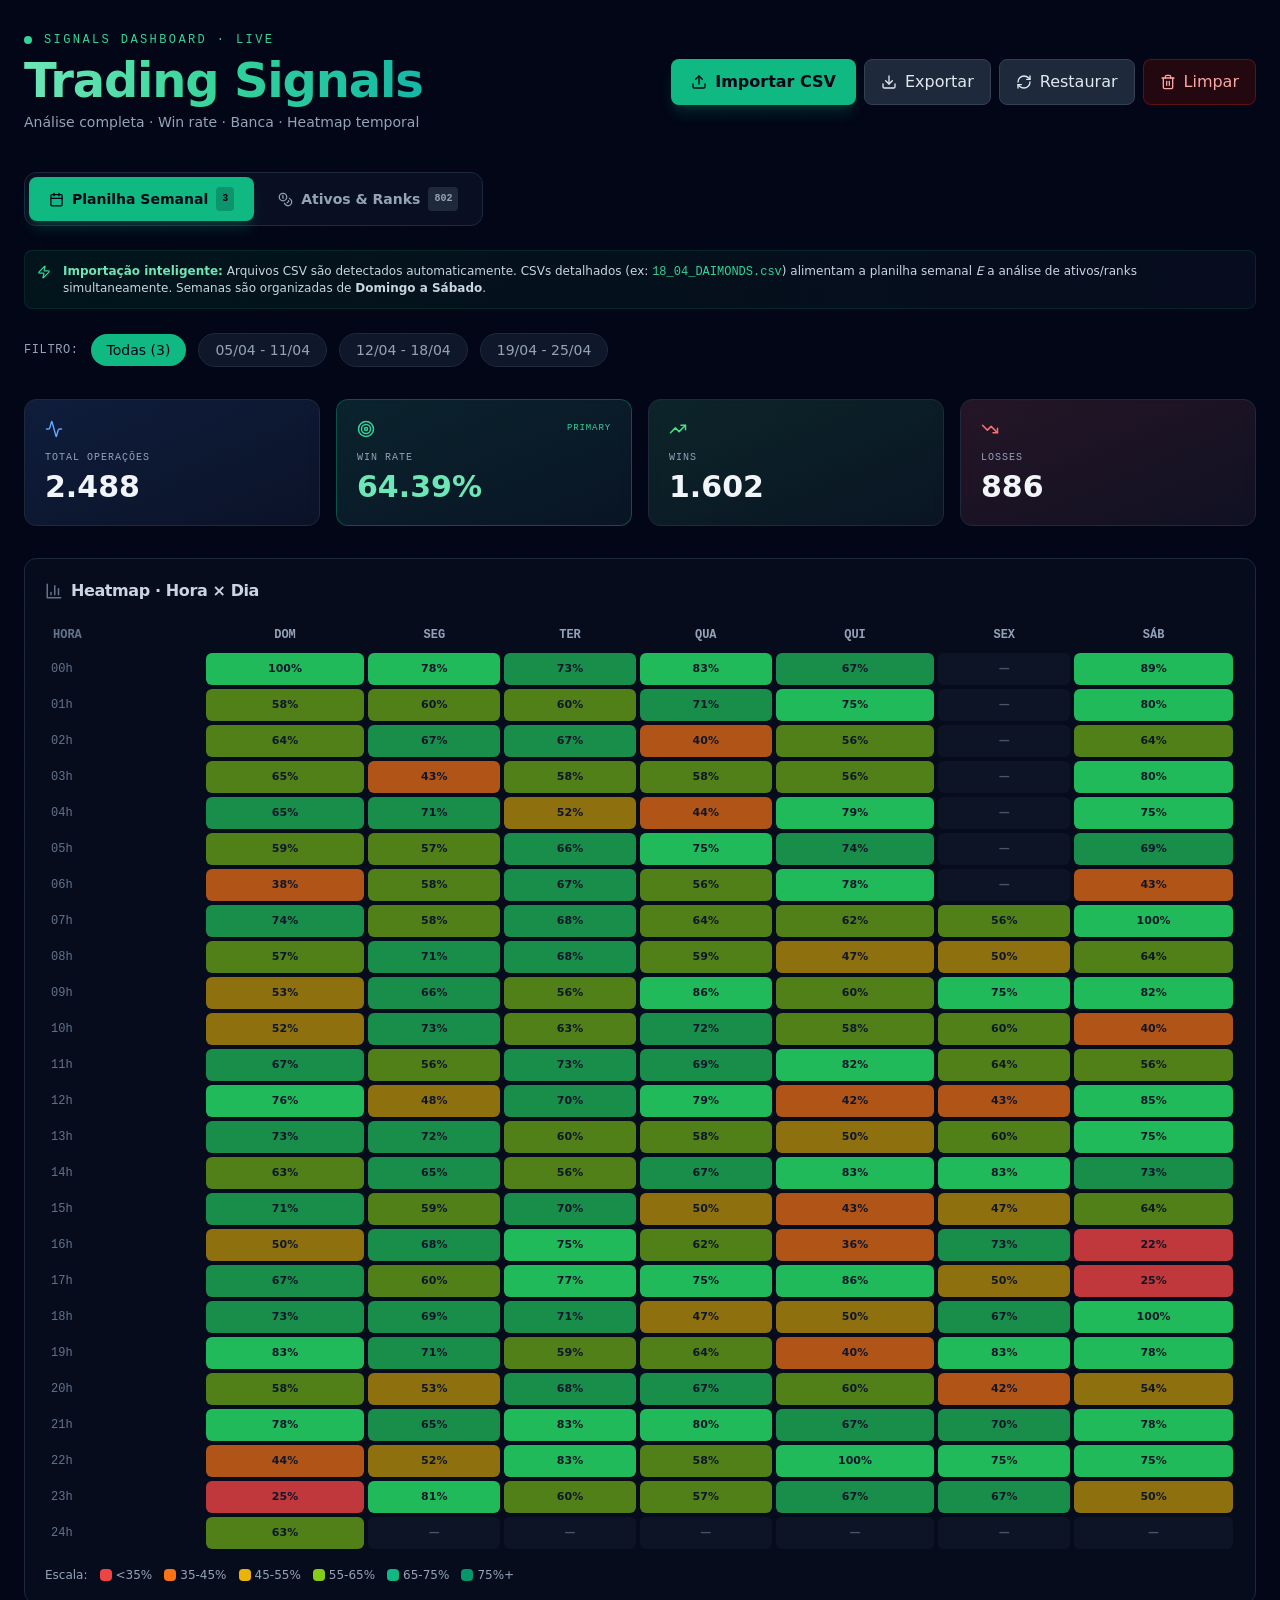
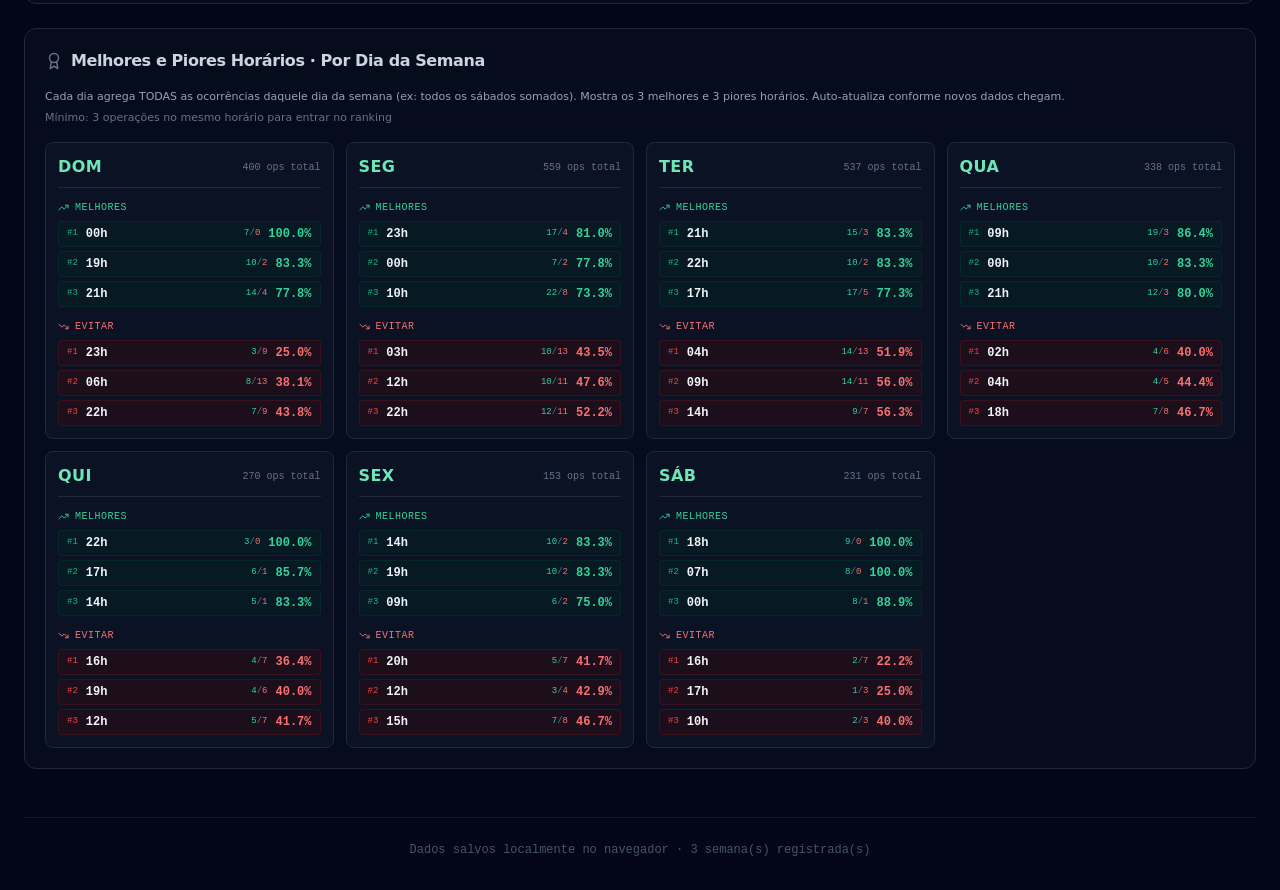
<file: index.html>
<!doctype html>
<html lang="pt-BR">
  <head>
    <meta charset="UTF-8" />
    <meta name="viewport" content="width=device-width, initial-scale=1.0" />
    <title>Trading Signals Dashboard</title>
    <script type="module" crossorigin src="./assets/index-DO7yCoB_.js"></script>
    <link rel="stylesheet" crossorigin href="./assets/index-BBKiTPAE.css">
  </head>
  <body>
    <div id="root"></div>
  </body>
</html>
</file>
<file: assets/index-BBKiTPAE.css>
*,:before,:after{--tw-border-spacing-x: 0;--tw-border-spacing-y: 0;--tw-translate-x: 0;--tw-translate-y: 0;--tw-rotate: 0;--tw-skew-x: 0;--tw-skew-y: 0;--tw-scale-x: 1;--tw-scale-y: 1;--tw-pan-x: ;--tw-pan-y: ;--tw-pinch-zoom: ;--tw-scroll-snap-strictness: proximity;--tw-gradient-from-position: ;--tw-gradient-via-position: ;--tw-gradient-to-position: ;--tw-ordinal: ;--tw-slashed-zero: ;--tw-numeric-figure: ;--tw-numeric-spacing: ;--tw-numeric-fraction: ;--tw-ring-inset: ;--tw-ring-offset-width: 0px;--tw-ring-offset-color: #fff;--tw-ring-color: rgb(59 130 246 / .5);--tw-ring-offset-shadow: 0 0 #0000;--tw-ring-shadow: 0 0 #0000;--tw-shadow: 0 0 #0000;--tw-shadow-colored: 0 0 #0000;--tw-blur: ;--tw-brightness: ;--tw-contrast: ;--tw-grayscale: ;--tw-hue-rotate: ;--tw-invert: ;--tw-saturate: ;--tw-sepia: ;--tw-drop-shadow: ;--tw-backdrop-blur: ;--tw-backdrop-brightness: ;--tw-backdrop-contrast: ;--tw-backdrop-grayscale: ;--tw-backdrop-hue-rotate: ;--tw-backdrop-invert: ;--tw-backdrop-opacity: ;--tw-backdrop-saturate: ;--tw-backdrop-sepia: ;--tw-contain-size: ;--tw-contain-layout: ;--tw-contain-paint: ;--tw-contain-style: }::backdrop{--tw-border-spacing-x: 0;--tw-border-spacing-y: 0;--tw-translate-x: 0;--tw-translate-y: 0;--tw-rotate: 0;--tw-skew-x: 0;--tw-skew-y: 0;--tw-scale-x: 1;--tw-scale-y: 1;--tw-pan-x: ;--tw-pan-y: ;--tw-pinch-zoom: ;--tw-scroll-snap-strictness: proximity;--tw-gradient-from-position: ;--tw-gradient-via-position: ;--tw-gradient-to-position: ;--tw-ordinal: ;--tw-slashed-zero: ;--tw-numeric-figure: ;--tw-numeric-spacing: ;--tw-numeric-fraction: ;--tw-ring-inset: ;--tw-ring-offset-width: 0px;--tw-ring-offset-color: #fff;--tw-ring-color: rgb(59 130 246 / .5);--tw-ring-offset-shadow: 0 0 #0000;--tw-ring-shadow: 0 0 #0000;--tw-shadow: 0 0 #0000;--tw-shadow-colored: 0 0 #0000;--tw-blur: ;--tw-brightness: ;--tw-contrast: ;--tw-grayscale: ;--tw-hue-rotate: ;--tw-invert: ;--tw-saturate: ;--tw-sepia: ;--tw-drop-shadow: ;--tw-backdrop-blur: ;--tw-backdrop-brightness: ;--tw-backdrop-contrast: ;--tw-backdrop-grayscale: ;--tw-backdrop-hue-rotate: ;--tw-backdrop-invert: ;--tw-backdrop-opacity: ;--tw-backdrop-saturate: ;--tw-backdrop-sepia: ;--tw-contain-size: ;--tw-contain-layout: ;--tw-contain-paint: ;--tw-contain-style: }*,:before,:after{box-sizing:border-box;border-width:0;border-style:solid;border-color:#e5e7eb}:before,:after{--tw-content: ""}html,:host{line-height:1.5;-webkit-text-size-adjust:100%;-moz-tab-size:4;-o-tab-size:4;tab-size:4;font-family:ui-sans-serif,system-ui,sans-serif,"Apple Color Emoji","Segoe UI Emoji",Segoe UI Symbol,"Noto Color Emoji";font-feature-settings:normal;font-variation-settings:normal;-webkit-tap-highlight-color:transparent}body{margin:0;line-height:inherit}hr{height:0;color:inherit;border-top-width:1px}abbr:where([title]){-webkit-text-decoration:underline dotted;text-decoration:underline dotted}h1,h2,h3,h4,h5,h6{font-size:inherit;font-weight:inherit}a{color:inherit;text-decoration:inherit}b,strong{font-weight:bolder}code,kbd,samp,pre{font-family:ui-monospace,SFMono-Regular,Menlo,Monaco,Consolas,Liberation Mono,Courier New,monospace;font-feature-settings:normal;font-variation-settings:normal;font-size:1em}small{font-size:80%}sub,sup{font-size:75%;line-height:0;position:relative;vertical-align:baseline}sub{bottom:-.25em}sup{top:-.5em}table{text-indent:0;border-color:inherit;border-collapse:collapse}button,input,optgroup,select,textarea{font-family:inherit;font-feature-settings:inherit;font-variation-settings:inherit;font-size:100%;font-weight:inherit;line-height:inherit;letter-spacing:inherit;color:inherit;margin:0;padding:0}button,select{text-transform:none}button,input:where([type=button]),input:where([type=reset]),input:where([type=submit]){-webkit-appearance:button;background-color:transparent;background-image:none}:-moz-focusring{outline:auto}:-moz-ui-invalid{box-shadow:none}progress{vertical-align:baseline}::-webkit-inner-spin-button,::-webkit-outer-spin-button{height:auto}[type=search]{-webkit-appearance:textfield;outline-offset:-2px}::-webkit-search-decoration{-webkit-appearance:none}::-webkit-file-upload-button{-webkit-appearance:button;font:inherit}summary{display:list-item}blockquote,dl,dd,h1,h2,h3,h4,h5,h6,hr,figure,p,pre{margin:0}fieldset{margin:0;padding:0}legend{padding:0}ol,ul,menu{list-style:none;margin:0;padding:0}dialog{padding:0}textarea{resize:vertical}input::-moz-placeholder,textarea::-moz-placeholder{opacity:1;color:#9ca3af}input::placeholder,textarea::placeholder{opacity:1;color:#9ca3af}button,[role=button]{cursor:pointer}:disabled{cursor:default}img,svg,video,canvas,audio,iframe,embed,object{display:block;vertical-align:middle}img,video{max-width:100%;height:auto}[hidden]:where(:not([hidden=until-found])){display:none}.pointer-events-none{pointer-events:none}.fixed{position:fixed}.absolute{position:absolute}.relative{position:relative}.sticky{position:sticky}.inset-0{top:0;right:0;bottom:0;left:0}.inset-y-0{top:0;bottom:0}.left-0{left:0}.right-6{right:1.5rem}.top-6{top:1.5rem}.z-10{z-index:10}.z-50{z-index:50}.mx-auto{margin-left:auto;margin-right:auto}.mb-0{margin-bottom:0}.mb-1{margin-bottom:.25rem}.mb-1\.5{margin-bottom:.375rem}.mb-10{margin-bottom:2.5rem}.mb-2{margin-bottom:.5rem}.mb-3{margin-bottom:.75rem}.mb-4{margin-bottom:1rem}.mb-6{margin-bottom:1.5rem}.mb-8{margin-bottom:2rem}.mt-0\.5{margin-top:.125rem}.mt-1{margin-top:.25rem}.mt-12{margin-top:3rem}.mt-2{margin-top:.5rem}.mt-3{margin-top:.75rem}.mt-4{margin-top:1rem}.mt-6{margin-top:1.5rem}.block{display:block}.inline{display:inline}.flex{display:flex}.inline-flex{display:inline-flex}.table{display:table}.grid{display:grid}.hidden{display:none}.h-2{height:.5rem}.h-20{height:5rem}.h-3{height:.75rem}.h-7{height:1.75rem}.min-h-screen{min-height:100vh}.w-16{width:4rem}.w-2{width:.5rem}.w-20{width:5rem}.w-24{width:6rem}.w-3{width:.75rem}.w-full{width:100%}.min-w-0{min-width:0px}.max-w-7xl{max-width:80rem}.max-w-md{max-width:28rem}.flex-1{flex:1 1 0%}.flex-shrink-0{flex-shrink:0}.border-collapse{border-collapse:collapse}@keyframes pulse{50%{opacity:.5}}.animate-pulse{animation:pulse 2s cubic-bezier(.4,0,.6,1) infinite}.cursor-help{cursor:help}.cursor-pointer{cursor:pointer}.select-none{-webkit-user-select:none;-moz-user-select:none;user-select:none}.grid-cols-1{grid-template-columns:repeat(1,minmax(0,1fr))}.grid-cols-2{grid-template-columns:repeat(2,minmax(0,1fr))}.flex-col{flex-direction:column}.flex-wrap{flex-wrap:wrap}.items-start{align-items:flex-start}.items-center{align-items:center}.justify-end{justify-content:flex-end}.justify-center{justify-content:center}.justify-between{justify-content:space-between}.gap-1{gap:.25rem}.gap-1\.5{gap:.375rem}.gap-2{gap:.5rem}.gap-3{gap:.75rem}.gap-4{gap:1rem}.gap-6{gap:1.5rem}.space-y-0\.5>:not([hidden])~:not([hidden]){--tw-space-y-reverse: 0;margin-top:calc(.125rem * calc(1 - var(--tw-space-y-reverse)));margin-bottom:calc(.125rem * var(--tw-space-y-reverse))}.space-y-1>:not([hidden])~:not([hidden]){--tw-space-y-reverse: 0;margin-top:calc(.25rem * calc(1 - var(--tw-space-y-reverse)));margin-bottom:calc(.25rem * var(--tw-space-y-reverse))}.space-y-2>:not([hidden])~:not([hidden]){--tw-space-y-reverse: 0;margin-top:calc(.5rem * calc(1 - var(--tw-space-y-reverse)));margin-bottom:calc(.5rem * var(--tw-space-y-reverse))}.overflow-hidden{overflow:hidden}.overflow-x-auto{overflow-x:auto}.rounded{border-radius:.25rem}.rounded-2xl{border-radius:1rem}.rounded-full{border-radius:9999px}.rounded-lg{border-radius:.5rem}.rounded-md{border-radius:.375rem}.rounded-xl{border-radius:.75rem}.border{border-width:1px}.border-2{border-width:2px}.border-b{border-bottom-width:1px}.border-t{border-top-width:1px}.border-dashed{border-style:dashed}.border-emerald-500\/30{border-color:#10b9814d}.border-emerald-500\/40{border-color:#10b98166}.border-emerald-500\/50{border-color:#10b98180}.border-emerald-800\/30{border-color:#065f464d}.border-emerald-900\/30{border-color:#064e3b4d}.border-emerald-900\/40{border-color:#064e3b66}.border-red-500\/50{border-color:#ef444480}.border-red-800\/50{border-color:#991b1b80}.border-red-900\/30{border-color:#7f1d1d4d}.border-red-900\/40{border-color:#7f1d1d66}.border-slate-700{--tw-border-opacity: 1;border-color:rgb(51 65 85 / var(--tw-border-opacity, 1))}.border-slate-800{--tw-border-opacity: 1;border-color:rgb(30 41 59 / var(--tw-border-opacity, 1))}.border-slate-900{--tw-border-opacity: 1;border-color:rgb(15 23 42 / var(--tw-border-opacity, 1))}.bg-emerald-400{--tw-bg-opacity: 1;background-color:rgb(52 211 153 / var(--tw-bg-opacity, 1))}.bg-emerald-500{--tw-bg-opacity: 1;background-color:rgb(16 185 129 / var(--tw-bg-opacity, 1))}.bg-emerald-500\/10{background-color:#10b9811a}.bg-emerald-950\/30{background-color:#022c224d}.bg-emerald-950\/60{background-color:#022c2299}.bg-emerald-950\/80{background-color:#022c22cc}.bg-lime-500{--tw-bg-opacity: 1;background-color:rgb(132 204 22 / var(--tw-bg-opacity, 1))}.bg-red-500{--tw-bg-opacity: 1;background-color:rgb(239 68 68 / var(--tw-bg-opacity, 1))}.bg-red-950\/30{background-color:#450a0a4d}.bg-red-950\/50{background-color:#450a0a80}.bg-red-950\/80{background-color:#450a0acc}.bg-slate-800{--tw-bg-opacity: 1;background-color:rgb(30 41 59 / var(--tw-bg-opacity, 1))}.bg-slate-800\/50{background-color:#1e293b80}.bg-slate-900{--tw-bg-opacity: 1;background-color:rgb(15 23 42 / var(--tw-bg-opacity, 1))}.bg-slate-900\/40{background-color:#0f172a66}.bg-slate-900\/60{background-color:#0f172a99}.bg-slate-900\/80{background-color:#0f172acc}.bg-slate-950{--tw-bg-opacity: 1;background-color:rgb(2 6 23 / var(--tw-bg-opacity, 1))}.bg-slate-950\/20{background-color:#02061733}.bg-transparent{background-color:transparent}.bg-yellow-500{--tw-bg-opacity: 1;background-color:rgb(234 179 8 / var(--tw-bg-opacity, 1))}.bg-gradient-to-br{background-image:linear-gradient(to bottom right,var(--tw-gradient-stops))}.bg-gradient-to-r{background-image:linear-gradient(to right,var(--tw-gradient-stops))}.from-blue-500\/20{--tw-gradient-from: rgb(59 130 246 / .2) var(--tw-gradient-from-position);--tw-gradient-to: rgb(59 130 246 / 0) var(--tw-gradient-to-position);--tw-gradient-stops: var(--tw-gradient-from), var(--tw-gradient-to)}.from-emerald-300{--tw-gradient-from: #6ee7b7 var(--tw-gradient-from-position);--tw-gradient-to: rgb(110 231 183 / 0) var(--tw-gradient-to-position);--tw-gradient-stops: var(--tw-gradient-from), var(--tw-gradient-to)}.from-emerald-500\/20{--tw-gradient-from: rgb(16 185 129 / .2) var(--tw-gradient-from-position);--tw-gradient-to: rgb(16 185 129 / 0) var(--tw-gradient-to-position);--tw-gradient-stops: var(--tw-gradient-from), var(--tw-gradient-to)}.from-emerald-950\/20{--tw-gradient-from: rgb(2 44 34 / .2) var(--tw-gradient-from-position);--tw-gradient-to: rgb(2 44 34 / 0) var(--tw-gradient-to-position);--tw-gradient-stops: var(--tw-gradient-from), var(--tw-gradient-to)}.from-emerald-950\/40{--tw-gradient-from: rgb(2 44 34 / .4) var(--tw-gradient-from-position);--tw-gradient-to: rgb(2 44 34 / 0) var(--tw-gradient-to-position);--tw-gradient-stops: var(--tw-gradient-from), var(--tw-gradient-to)}.from-green-500\/20{--tw-gradient-from: rgb(34 197 94 / .2) var(--tw-gradient-from-position);--tw-gradient-to: rgb(34 197 94 / 0) var(--tw-gradient-to-position);--tw-gradient-stops: var(--tw-gradient-from), var(--tw-gradient-to)}.from-red-500\/20{--tw-gradient-from: rgb(239 68 68 / .2) var(--tw-gradient-from-position);--tw-gradient-to: rgb(239 68 68 / 0) var(--tw-gradient-to-position);--tw-gradient-stops: var(--tw-gradient-from), var(--tw-gradient-to)}.from-yellow-500\/20{--tw-gradient-from: rgb(234 179 8 / .2) var(--tw-gradient-from-position);--tw-gradient-to: rgb(234 179 8 / 0) var(--tw-gradient-to-position);--tw-gradient-stops: var(--tw-gradient-from), var(--tw-gradient-to)}.via-emerald-400{--tw-gradient-to: rgb(52 211 153 / 0) var(--tw-gradient-to-position);--tw-gradient-stops: var(--tw-gradient-from), #34d399 var(--tw-gradient-via-position), var(--tw-gradient-to)}.to-blue-500\/5{--tw-gradient-to: rgb(59 130 246 / .05) var(--tw-gradient-to-position)}.to-emerald-500\/5{--tw-gradient-to: rgb(16 185 129 / .05) var(--tw-gradient-to-position)}.to-green-500\/5{--tw-gradient-to: rgb(34 197 94 / .05) var(--tw-gradient-to-position)}.to-red-500\/5{--tw-gradient-to: rgb(239 68 68 / .05) var(--tw-gradient-to-position)}.to-slate-900\/40{--tw-gradient-to: rgb(15 23 42 / .4) var(--tw-gradient-to-position)}.to-teal-500{--tw-gradient-to: #14b8a6 var(--tw-gradient-to-position)}.to-yellow-500\/5{--tw-gradient-to: rgb(234 179 8 / .05) var(--tw-gradient-to-position)}.bg-clip-text{-webkit-background-clip:text;background-clip:text}.p-0\.5{padding:.125rem}.p-1{padding:.25rem}.p-1\.5{padding:.375rem}.p-16{padding:4rem}.p-2{padding:.5rem}.p-3{padding:.75rem}.p-4{padding:1rem}.p-5{padding:1.25rem}.px-1{padding-left:.25rem;padding-right:.25rem}.px-1\.5{padding-left:.375rem;padding-right:.375rem}.px-2{padding-left:.5rem;padding-right:.5rem}.px-3{padding-left:.75rem;padding-right:.75rem}.px-4{padding-left:1rem;padding-right:1rem}.px-5{padding-left:1.25rem;padding-right:1.25rem}.px-6{padding-left:1.5rem;padding-right:1.5rem}.py-0\.5{padding-top:.125rem;padding-bottom:.125rem}.py-1{padding-top:.25rem;padding-bottom:.25rem}.py-1\.5{padding-top:.375rem;padding-bottom:.375rem}.py-2{padding-top:.5rem;padding-bottom:.5rem}.py-2\.5{padding-top:.625rem;padding-bottom:.625rem}.py-3{padding-top:.75rem;padding-bottom:.75rem}.py-6{padding-top:1.5rem;padding-bottom:1.5rem}.py-8{padding-top:2rem;padding-bottom:2rem}.pb-2{padding-bottom:.5rem}.pr-2{padding-right:.5rem}.pt-3{padding-top:.75rem}.pt-6{padding-top:1.5rem}.text-left{text-align:left}.text-center{text-align:center}.text-right{text-align:right}.align-top{vertical-align:top}.font-mono{font-family:ui-monospace,SFMono-Regular,Menlo,Monaco,Consolas,Liberation Mono,Courier New,monospace}.font-sans{font-family:ui-sans-serif,system-ui,sans-serif,"Apple Color Emoji","Segoe UI Emoji",Segoe UI Symbol,"Noto Color Emoji"}.text-2xl{font-size:1.5rem;line-height:2rem}.text-3xl{font-size:1.875rem;line-height:2.25rem}.text-4xl{font-size:2.25rem;line-height:2.5rem}.text-\[10px\]{font-size:10px}.text-\[11px\]{font-size:11px}.text-\[9px\]{font-size:9px}.text-lg{font-size:1.125rem;line-height:1.75rem}.text-sm{font-size:.875rem;line-height:1.25rem}.text-xs{font-size:.75rem;line-height:1rem}.font-black{font-weight:900}.font-bold{font-weight:700}.font-medium{font-weight:500}.font-semibold{font-weight:600}.uppercase{text-transform:uppercase}.leading-relaxed{line-height:1.625}.tracking-\[0\.2em\]{letter-spacing:.2em}.tracking-tight{letter-spacing:-.025em}.tracking-wide{letter-spacing:.025em}.tracking-wider{letter-spacing:.05em}.tracking-widest{letter-spacing:.1em}.text-blue-300{--tw-text-opacity: 1;color:rgb(147 197 253 / var(--tw-text-opacity, 1))}.text-blue-400{--tw-text-opacity: 1;color:rgb(96 165 250 / var(--tw-text-opacity, 1))}.text-emerald-200{--tw-text-opacity: 1;color:rgb(167 243 208 / var(--tw-text-opacity, 1))}.text-emerald-300{--tw-text-opacity: 1;color:rgb(110 231 183 / var(--tw-text-opacity, 1))}.text-emerald-400{--tw-text-opacity: 1;color:rgb(52 211 153 / var(--tw-text-opacity, 1))}.text-emerald-500{--tw-text-opacity: 1;color:rgb(16 185 129 / var(--tw-text-opacity, 1))}.text-green-400{--tw-text-opacity: 1;color:rgb(74 222 128 / var(--tw-text-opacity, 1))}.text-lime-300{--tw-text-opacity: 1;color:rgb(190 242 100 / var(--tw-text-opacity, 1))}.text-lime-400{--tw-text-opacity: 1;color:rgb(163 230 53 / var(--tw-text-opacity, 1))}.text-red-200{--tw-text-opacity: 1;color:rgb(254 202 202 / var(--tw-text-opacity, 1))}.text-red-300{--tw-text-opacity: 1;color:rgb(252 165 165 / var(--tw-text-opacity, 1))}.text-red-400{--tw-text-opacity: 1;color:rgb(248 113 113 / var(--tw-text-opacity, 1))}.text-red-500{--tw-text-opacity: 1;color:rgb(239 68 68 / var(--tw-text-opacity, 1))}.text-slate-100{--tw-text-opacity: 1;color:rgb(241 245 249 / var(--tw-text-opacity, 1))}.text-slate-200{--tw-text-opacity: 1;color:rgb(226 232 240 / var(--tw-text-opacity, 1))}.text-slate-300{--tw-text-opacity: 1;color:rgb(203 213 225 / var(--tw-text-opacity, 1))}.text-slate-400{--tw-text-opacity: 1;color:rgb(148 163 184 / var(--tw-text-opacity, 1))}.text-slate-500{--tw-text-opacity: 1;color:rgb(100 116 139 / var(--tw-text-opacity, 1))}.text-slate-600{--tw-text-opacity: 1;color:rgb(71 85 105 / var(--tw-text-opacity, 1))}.text-slate-700{--tw-text-opacity: 1;color:rgb(51 65 85 / var(--tw-text-opacity, 1))}.text-slate-950{--tw-text-opacity: 1;color:rgb(2 6 23 / var(--tw-text-opacity, 1))}.text-transparent{color:transparent}.text-yellow-300{--tw-text-opacity: 1;color:rgb(253 224 71 / var(--tw-text-opacity, 1))}.text-yellow-400{--tw-text-opacity: 1;color:rgb(250 204 21 / var(--tw-text-opacity, 1))}.opacity-60{opacity:.6}.opacity-70{opacity:.7}.opacity-\[0\.03\]{opacity:.03}.shadow-2xl{--tw-shadow: 0 25px 50px -12px rgb(0 0 0 / .25);--tw-shadow-colored: 0 25px 50px -12px var(--tw-shadow-color);box-shadow:var(--tw-ring-offset-shadow, 0 0 #0000),var(--tw-ring-shadow, 0 0 #0000),var(--tw-shadow)}.shadow-lg{--tw-shadow: 0 10px 15px -3px rgb(0 0 0 / .1), 0 4px 6px -4px rgb(0 0 0 / .1);--tw-shadow-colored: 0 10px 15px -3px var(--tw-shadow-color), 0 4px 6px -4px var(--tw-shadow-color);box-shadow:var(--tw-ring-offset-shadow, 0 0 #0000),var(--tw-ring-shadow, 0 0 #0000),var(--tw-shadow)}.shadow-emerald-500\/20{--tw-shadow-color: rgb(16 185 129 / .2);--tw-shadow: var(--tw-shadow-colored)}.outline-none{outline:2px solid transparent;outline-offset:2px}.filter{filter:var(--tw-blur) var(--tw-brightness) var(--tw-contrast) var(--tw-grayscale) var(--tw-hue-rotate) var(--tw-invert) var(--tw-saturate) var(--tw-sepia) var(--tw-drop-shadow)}.backdrop-blur{--tw-backdrop-blur: blur(8px);-webkit-backdrop-filter:var(--tw-backdrop-blur) var(--tw-backdrop-brightness) var(--tw-backdrop-contrast) var(--tw-backdrop-grayscale) var(--tw-backdrop-hue-rotate) var(--tw-backdrop-invert) var(--tw-backdrop-opacity) var(--tw-backdrop-saturate) var(--tw-backdrop-sepia);backdrop-filter:var(--tw-backdrop-blur) var(--tw-backdrop-brightness) var(--tw-backdrop-contrast) var(--tw-backdrop-grayscale) var(--tw-backdrop-hue-rotate) var(--tw-backdrop-invert) var(--tw-backdrop-opacity) var(--tw-backdrop-saturate) var(--tw-backdrop-sepia)}.backdrop-blur-xl{--tw-backdrop-blur: blur(24px);-webkit-backdrop-filter:var(--tw-backdrop-blur) var(--tw-backdrop-brightness) var(--tw-backdrop-contrast) var(--tw-backdrop-grayscale) var(--tw-backdrop-hue-rotate) var(--tw-backdrop-invert) var(--tw-backdrop-opacity) var(--tw-backdrop-saturate) var(--tw-backdrop-sepia);backdrop-filter:var(--tw-backdrop-blur) var(--tw-backdrop-brightness) var(--tw-backdrop-contrast) var(--tw-backdrop-grayscale) var(--tw-backdrop-hue-rotate) var(--tw-backdrop-invert) var(--tw-backdrop-opacity) var(--tw-backdrop-saturate) var(--tw-backdrop-sepia)}.transition-all{transition-property:all;transition-timing-function:cubic-bezier(.4,0,.2,1);transition-duration:.15s}.transition-colors{transition-property:color,background-color,border-color,text-decoration-color,fill,stroke;transition-timing-function:cubic-bezier(.4,0,.2,1);transition-duration:.15s}.transition-opacity{transition-property:opacity;transition-timing-function:cubic-bezier(.4,0,.2,1);transition-duration:.15s}.transition-transform{transition-property:transform;transition-timing-function:cubic-bezier(.4,0,.2,1);transition-duration:.15s}body{margin:0;background:#020617}.focus-within\:border-emerald-500:focus-within{--tw-border-opacity: 1;border-color:rgb(16 185 129 / var(--tw-border-opacity, 1))}.hover\:scale-110:hover{--tw-scale-x: 1.1;--tw-scale-y: 1.1;transform:translate(var(--tw-translate-x),var(--tw-translate-y)) rotate(var(--tw-rotate)) skew(var(--tw-skew-x)) skewY(var(--tw-skew-y)) scaleX(var(--tw-scale-x)) scaleY(var(--tw-scale-y))}.hover\:border-emerald-500\/60:hover{border-color:#10b98199}.hover\:border-slate-700:hover{--tw-border-opacity: 1;border-color:rgb(51 65 85 / var(--tw-border-opacity, 1))}.hover\:bg-emerald-400:hover{--tw-bg-opacity: 1;background-color:rgb(52 211 153 / var(--tw-bg-opacity, 1))}.hover\:bg-red-900\/60:hover{background-color:#7f1d1d99}.hover\:bg-slate-700:hover{--tw-bg-opacity: 1;background-color:rgb(51 65 85 / var(--tw-bg-opacity, 1))}.hover\:bg-slate-800:hover{--tw-bg-opacity: 1;background-color:rgb(30 41 59 / var(--tw-bg-opacity, 1))}.hover\:bg-slate-900\/40:hover{background-color:#0f172a66}.hover\:text-emerald-300:hover{--tw-text-opacity: 1;color:rgb(110 231 183 / var(--tw-text-opacity, 1))}.hover\:text-slate-200:hover{--tw-text-opacity: 1;color:rgb(226 232 240 / var(--tw-text-opacity, 1))}.hover\:shadow-emerald-500\/40:hover{--tw-shadow-color: rgb(16 185 129 / .4);--tw-shadow: var(--tw-shadow-colored)}.focus\:border-emerald-500:focus{--tw-border-opacity: 1;border-color:rgb(16 185 129 / var(--tw-border-opacity, 1))}.disabled\:cursor-not-allowed:disabled{cursor:not-allowed}.disabled\:opacity-40:disabled{opacity:.4}.group:hover .group-hover\:opacity-100{opacity:1}@media (min-width: 768px){.md\:grid-cols-2{grid-template-columns:repeat(2,minmax(0,1fr))}.md\:grid-cols-4{grid-template-columns:repeat(4,minmax(0,1fr))}.md\:grid-cols-5{grid-template-columns:repeat(5,minmax(0,1fr))}.md\:text-5xl{font-size:3rem;line-height:1}}@media (min-width: 1024px){.lg\:grid-cols-3{grid-template-columns:repeat(3,minmax(0,1fr))}}@media (min-width: 1280px){.xl\:grid-cols-4{grid-template-columns:repeat(4,minmax(0,1fr))}}
</file>
